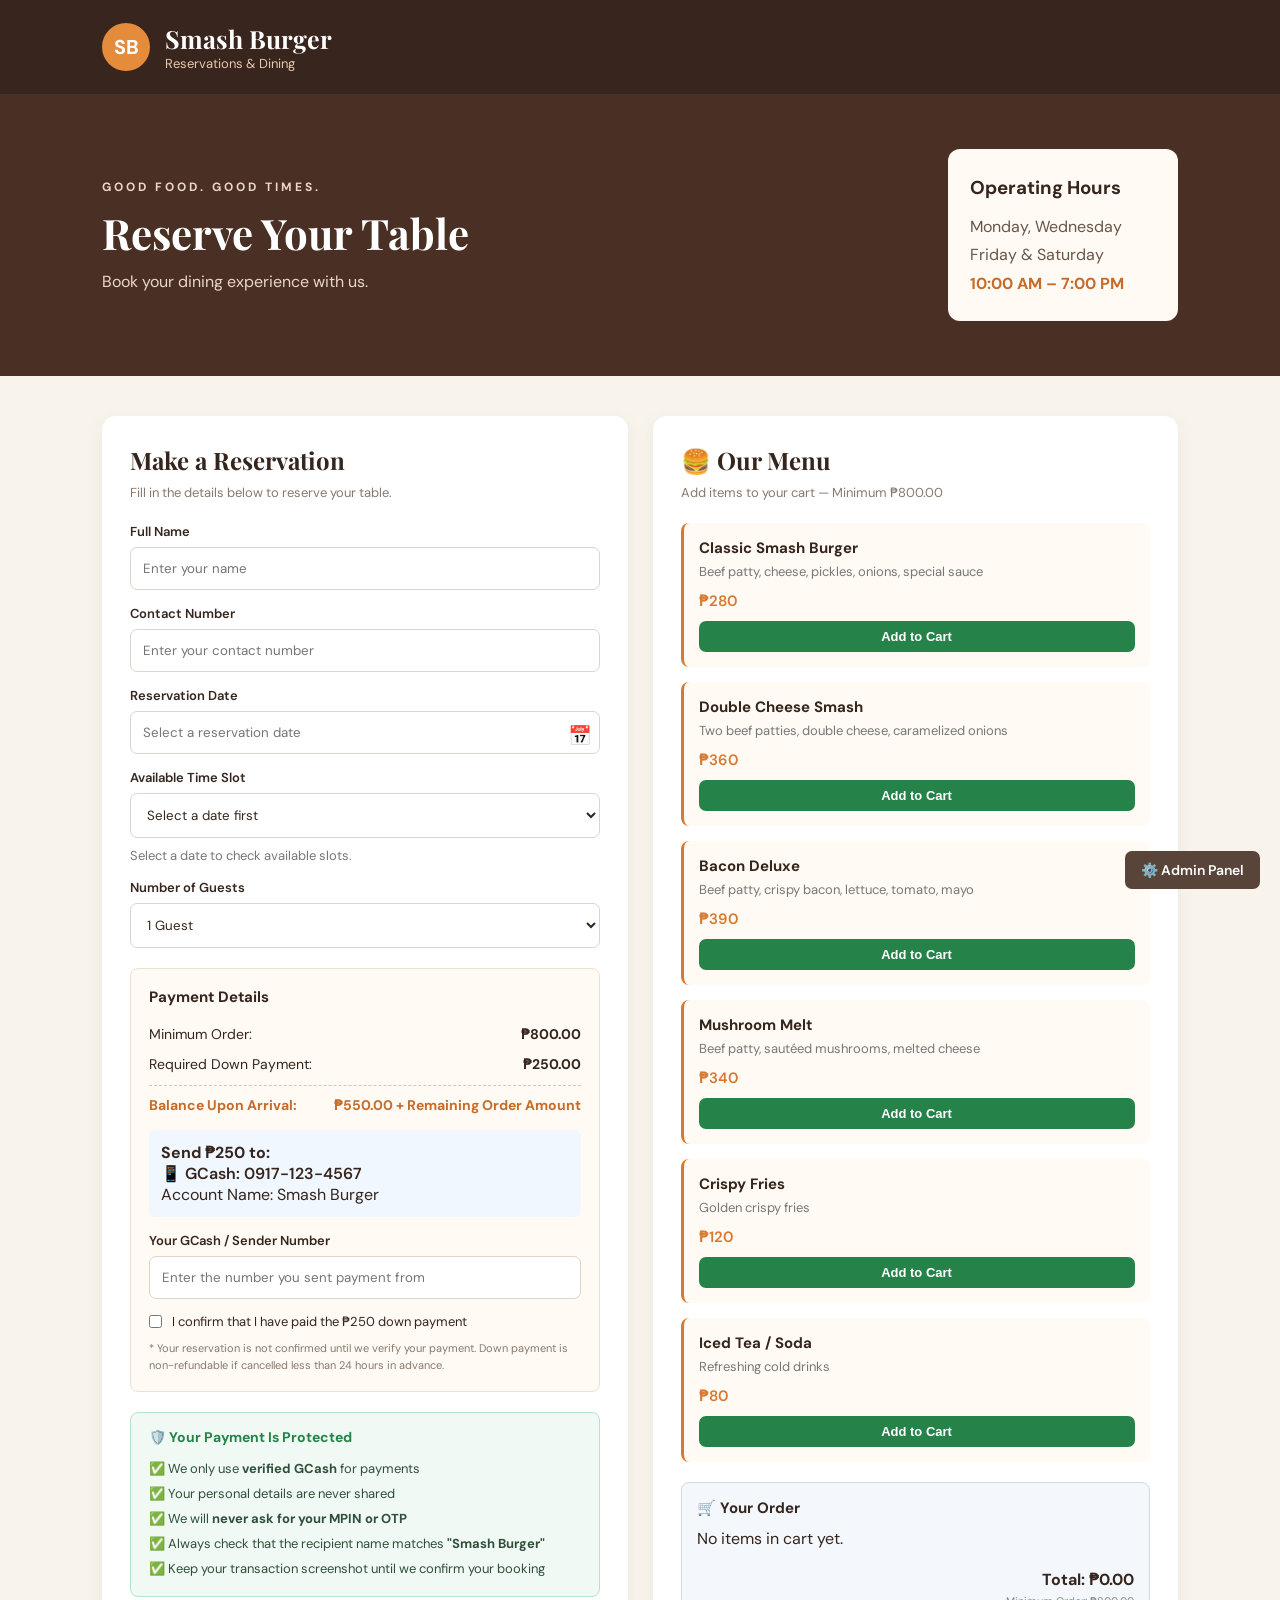
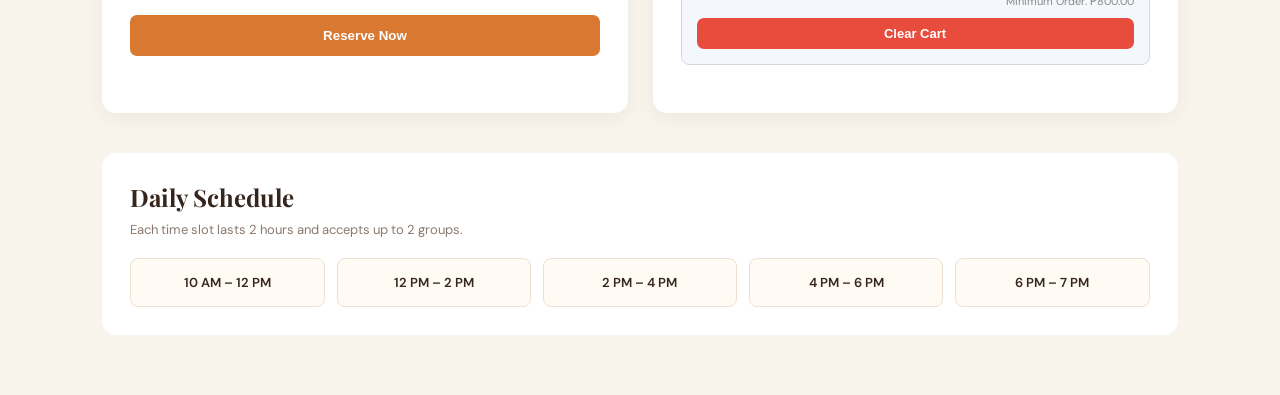
<file: index.html>
<!DOCTYPE html>
<html lang="en">
<head>
    <meta charset="UTF-8">
    <meta name="viewport" content="width=device-width, initial-scale=1.0">
    <title>Smash Burger — Reservations & Menu</title>
    <link rel="stylesheet" href="style.css">
</head>
<body>

<header>
    <div class="logo">SB</div>
    <div>
        <h1>Smash Burger</h1>
        <p>Reservations & Dining</p>
    </div>
</header>

<section class="hero">
    <div>
        <p class="tagline">GOOD FOOD. GOOD TIMES.</p>
        <h2>Reserve Your Table</h2>
        <p>Book your dining experience with us.</p>
    </div>

    <div class="hours">
        <h3>Operating Hours</h3>
        <p>Monday, Wednesday</p>
        <p>Friday & Saturday</p>
        <strong>10:00 AM – 7:00 PM</strong>
    </div>
</section>

<main class="container">
    <!-- RESERVATION FORM -->
    <section class="panel">
        <h2>Make a Reservation</h2>
        <p class="subtitle">Fill in the details below to reserve your table.</p>

        <form id="reservationForm">
            <label for="customerName">Full Name</label>
            <input type="text" id="customerName" placeholder="Enter your name" required>

            <label for="contact">Contact Number</label>
            <input type="text" id="contact" placeholder="Enter your contact number" required>

            <label for="bookingDate">Reservation Date</label>
            <div class="calendar-wrapper">
                <input type="text" id="bookingDate" placeholder="Select a reservation date" readonly required>
                <button type="button" id="calendarToggle" class="calendar-toggle">📅</button>

                <div id="calendarPopup" class="calendar-popup" hidden>
                    <div class="calendar-header">
                        <button type="button" id="prevMonth">❮</button>
                        <h3 id="monthYear"></h3>
                        <button type="button" id="nextMonth">❯</button>
                    </div>
                    <div class="calendar-weekdays">
                        <span>Sun</span>
                        <span>Mon</span>
                        <span>Tue</span>
                        <span>Wed</span>
                        <span>Thu</span>
                        <span>Fri</span>
                        <span>Sat</span>
                    </div>
                    <div id="calendarDays" class="calendar-days"></div>
                    <p class="calendar-note">Available: Mon, Wed, Fri & Sat</p>
                </div>
            </div>

            <label for="bookingTime">Available Time Slot</label>
            <select id="bookingTime" required>
                <option value="">Select a date first</option>
            </select>

            <p id="availability" class="availability">Select a date to check available slots.</p>

            <label for="guestCount">Number of Guests</label>
            <select id="guestCount" required>
                <option value="1">1 Guest</option>
                <option value="2">2 Guests</option>
                <option value="3">3 Guests</option>
                <option value="4">4 Guests</option>
            </select>

            <!-- PAYMENT SECTION -->
            <div class="payment-section">
                <h3>Payment Details</h3>
                
                <div class="payment-row">
                    <span>Minimum Order:</span>
                    <strong>₱800.00</strong>
                </div>
                <div class="payment-row">
                    <span>Required Down Payment:</span>
                    <strong>₱250.00</strong>
                </div>
                <div class="payment-row total-row">
                    <span>Balance Upon Arrival:</span>
                    <strong>₱550.00 + Remaining Order Amount</strong>
                </div>

                <div class="gcash-info">
                    <p><strong>Send ₱250 to:</strong></p>
                    <p class="gcash-number">📱 GCash: 0917-123-4567</p>
                    <p class="gcash-name">Account Name: Smash Burger</p>
                </div>

                <label for="paymentFromNumber">Your GCash / Sender Number</label>
                <input type="text" id="paymentFromNumber" placeholder="Enter the number you sent payment from" required>
                
                <label class="checkbox-label">
                    <input type="checkbox" id="downPaymentPaid" required>
                    I confirm that I have paid the ₱250 down payment
                </label>
                
                <p class="payment-note">
                    * Your reservation is not confirmed until we verify your payment. 
                    Down payment is non-refundable if cancelled less than 24 hours in advance.
                </p>
            </div>

            <div class="trust-section">
                <h4>🛡️ Your Payment Is Protected</h4>
                <ul>
                    <li>✅ We only use <strong>verified GCash</strong> for payments</li>
                    <li>✅ Your personal details are never shared</li>
                    <li>✅ We will <strong>never ask for your MPIN or OTP</strong></li>
                    <li>✅ Always check that the recipient name matches <strong>"Smash Burger"</strong></li>
                    <li>✅ Keep your transaction screenshot until we confirm your booking</li>
                </ul>
            </div>

            <button type="submit" id="reserveButton">Reserve Now</button>

            <p id="message"></p>
        </form>
    </section>

    <!-- MENU SECTION WITH ADD TO CART -->
    <section class="panel">
        <h2>🍔 Our Menu</h2>
        <p class="subtitle">Add items to your cart — Minimum ₱800.00</p>

        <div class="menu-grid">
            <div class="menu-item">
                <strong>Classic Smash Burger</strong>
                <p>Beef patty, cheese, pickles, onions, special sauce</p>
                <span class="price">₱280</span>
                <button type="button" class="add-to-cart" data-name="Classic Smash Burger" data-price="280">Add to Cart</button>
            </div>
            <div class="menu-item">
                <strong>Double Cheese Smash</strong>
                <p>Two beef patties, double cheese, caramelized onions</p>
                <span class="price">₱360</span>
                <button type="button" class="add-to-cart" data-name="Double Cheese Smash" data-price="360">Add to Cart</button>
            </div>
            <div class="menu-item">
                <strong>Bacon Deluxe</strong>
                <p>Beef patty, crispy bacon, lettuce, tomato, mayo</p>
                <span class="price">₱390</span>
                <button type="button" class="add-to-cart" data-name="Bacon Deluxe" data-price="390">Add to Cart</button>
            </div>
            <div class="menu-item">
                <strong>Mushroom Melt</strong>
                <p>Beef patty, sautéed mushrooms, melted cheese</p>
                <span class="price">₱340</span>
                <button type="button" class="add-to-cart" data-name="Mushroom Melt" data-price="340">Add to Cart</button>
            </div>
            <div class="menu-item">
                <strong>Crispy Fries</strong>
                <p>Golden crispy fries</p>
                <span class="price">₱120</span>
                <button type="button" class="add-to-cart" data-name="Crispy Fries" data-price="120">Add to Cart</button>
            </div>
            <div class="menu-item">
                <strong>Iced Tea / Soda</strong>
                <p>Refreshing cold drinks</p>
                <span class="price">₱80</span>
                <button type="button" class="add-to-cart" data-name="Iced Tea / Soda" data-price="80">Add to Cart</button>
            </div>
        </div>

        <!-- CART SUMMARY — Now below Menu -->
        <div class="cart-summary">
            <h3>🛒 Your Order</h3>
            <div id="cartItems"></div>
            <div class="cart-total">
                <strong>Total: ₱<span id="cartTotal">0.00</span></strong>
                <p class="cart-min-note">Minimum Order: ₱800.00</p>
            </div>
            <button type="button" id="clearCartBtn" class="clear-cart">Clear Cart</button>
        </div>
    </section>
</main>

<section class="schedule">
    <h2>Daily Schedule</h2>
    <p>Each time slot lasts 2 hours and accepts up to 2 groups.</p>
    <div class="schedule-grid">
        <div>10 AM – 12 PM</div>
        <div>12 PM – 2 PM</div>
        <div>2 PM – 4 PM</div>
        <div>4 PM – 6 PM</div>
        <div>6 PM – 7 PM</div>
    </div>
</section>

<div class="admin-link">
    <a href="admin.html">⚙️ Admin Panel</a>
</div>

<script src="script.js"></script>

<!-- Notification Popup -->
<div id="successPopup" style="display: none; position: fixed; top: 0; left: 0; width: 100%; height: 100%; background: rgba(0,0,0,0.4); z-index: 99999; justify-content: center; align-items: center;">
    <div style="background: #ffffff; padding: 25px 30px; text-align: center; max-width: 300px;">
        <h3 style="color: #000000; margin: 0 0 8px; font-size: 16px; font-weight: normal;">Reservation Sent!</h3>
        <p style="color: #333333; font-size: 14px; line-height: 1.5; margin: 0 0 15px;">Your reservation has been submitted successfully. We will verify your payment and confirm your booking shortly.</p>
        <button id="closePopupBtn" style="background: #ffffff; color: #000000; border: 1px solid #cccccc; padding: 6px 20px; font-size: 14px; cursor: pointer;">OK</button>
    </div>
</div>





</body>
</html>
</file>
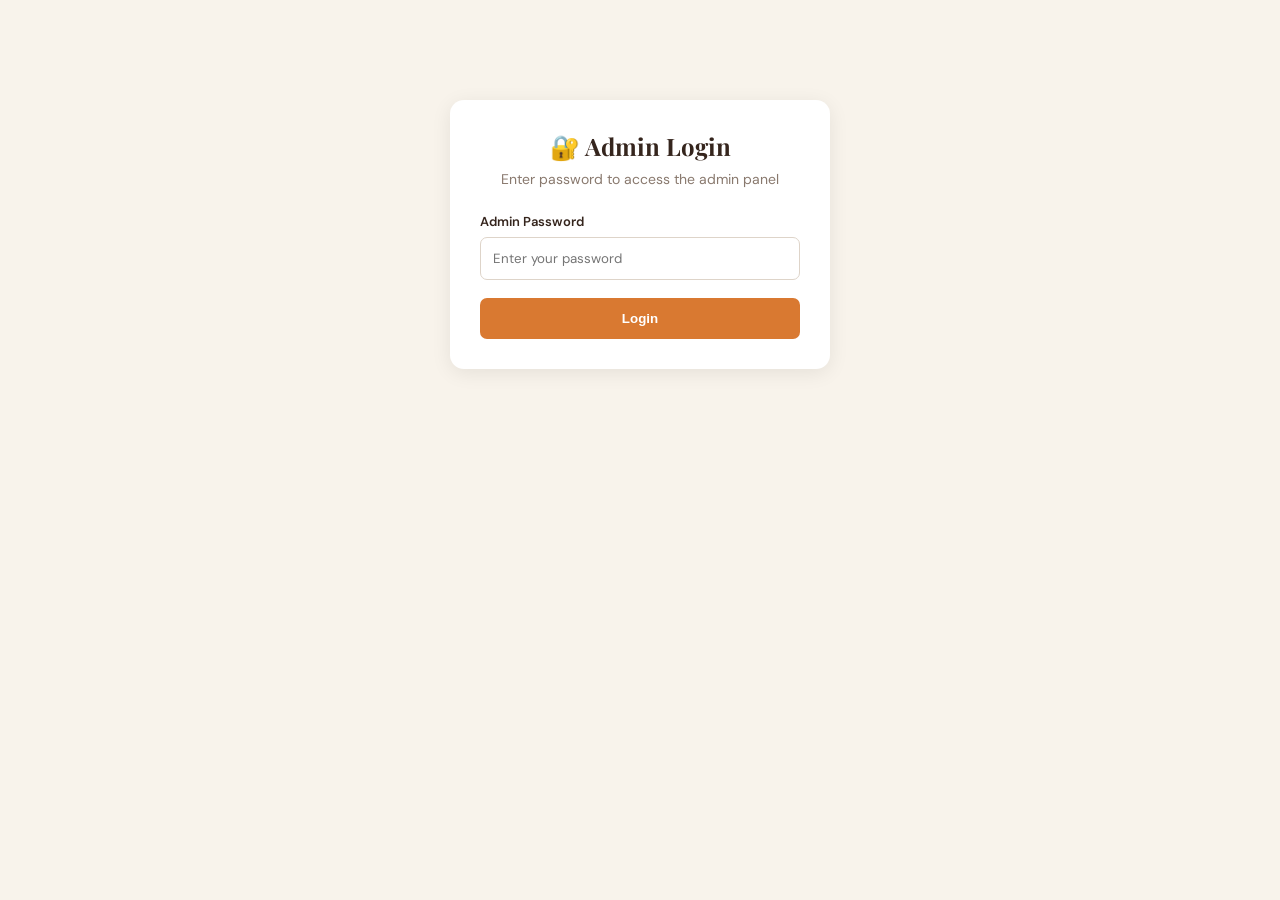
<file: admin.html>
<!DOCTYPE html>
<html lang="en">
<head>
    <meta charset="UTF-8">
    <meta name="viewport" content="width=device-width, initial-scale=1.0">
    <title>Admin Panel — Smash Burger Reservations</title>
    <link rel="stylesheet" href="style.css">
    <style>
        body { background: #f8f3eb; }
        
        /* LOGIN SCREEN */
        .login-container {
            max-width: 420px;
            margin: 100px auto;
            padding: 0 20px;
        }
        .login-card {
            background: white;
            border-radius: 14px;
            padding: 30px;
            box-shadow: 0 4px 20px rgba(0,0,0,0.08);
        }
        .login-card h2 {
            font-family: 'Playfair Display', serif;
            text-align: center;
            margin-bottom: 8px;
            color: #35251d;
        }
        .login-card p {
            text-align: center;
            color: #89796e;
            font-size: 14px;
            margin-bottom: 25px;
        }
        .error-msg {
            color: #c0392b;
            font-size: 13px;
            margin-top: 10px;
            display: none;
        }
        
        /* ADMIN PANEL (hidden until login) */
        .admin-container {
            max-width: 900px;
            margin: 40px auto;
            padding: 0 20px;
            display: none;
        }
        .admin-header {
            display: flex;
            justify-content: space-between;
            align-items: center;
            margin-bottom: 30px;
            flex-wrap: wrap;
            gap: 15px;
        }
        .back-link {
            color: #d97931;
            text-decoration: none;
            font-weight: 600;
        }
        .back-link:hover { text-decoration: underline; }
        .logout-btn {
            background: #594439;
            color: white;
            padding: 8px 16px;
            border-radius: 6px;
            text-decoration: none;
            font-size: 14px;
            border: none;
            cursor: pointer;
        }
        .logout-btn:hover { background: #38251d; }
        .admin-card {
            background: white;
            border-radius: 14px;
            padding: 25px;
            margin-bottom: 20px;
            box-shadow: 0 4px 15px rgba(0,0,0,0.05);
        }
        .admin-card h3 {
            font-family: 'Playfair Display', serif;
            font-size: 18px;
            margin-bottom: 12px;
        }
        .status-badge {
            display: inline-block;
            padding: 4px 12px;
            border-radius: 20px;
            font-size: 12px;
            font-weight: bold;
            margin-left: 10px;
        }
        .status-pending {
            background: #fff3cd;
            color: #856404;
        }
        .status-paid {
            background: #d4edda;
            color: #155724;
        }
        .admin-row {
            display: flex;
            flex-wrap: wrap;
            gap: 15px 30px;
            margin: 8px 0;
            font-size: 14px;
        }
        .admin-row span strong { color: #35251d; }
        .action-buttons {
            display: flex;
            gap: 10px;
            margin-top: 15px;
            flex-wrap: wrap;
        }
        .btn-confirm {
            background: #28a745;
            color: white;
            border: none;
            padding: 8px 16px;
            border-radius: 6px;
            cursor: pointer;
            font-weight: 600;
            width: auto;
        }
        .btn-confirm:hover { background: #218838; }
        .btn-confirm:disabled { background: #ccc; cursor: not-allowed; }
        .btn-delete {
            background: #dc3545;
            color: white;
            border: none;
            padding: 8px 16px;
            border-radius: 6px;
            cursor: pointer;
            font-weight: 600;
            width: auto;
        }
        .btn-delete:hover { background: #c82333; }
        .filter-bar {
            display: flex;
            gap: 10px;
            margin-bottom: 25px;
            flex-wrap: wrap;
        }
        .filter-bar button {
            width: auto;
            padding: 8px 16px;
            background: white;
            color: #594439;
            border: 1px solid #ddd;
            margin: 0;
        }
        .filter-bar button.active {
            background: #d97931;
            color: white;
            border-color: #d97931;
        }
        .empty-state {
            text-align: center;
            padding: 40px;
            color: #89796e;
        }
        .admin-note {
            font-size: 12px;
            color: #89796e;
            margin-top: 5px;
        }
    </style>
</head>
<body>

<!-- LOGIN SCREEN -->
<div class="login-container" id="loginSection">
    <div class="login-card">
        <h2>🔐 Admin Login</h2>
        <p>Enter password to access the admin panel</p>
        
        <label for="adminPassword">Admin Password</label>
        <input type="password" id="adminPassword" placeholder="Enter your password">
        
        <button type="button" id="loginBtn">Login</button>
        <p class="error-msg" id="loginError">❌ Incorrect password. Please try again.</p>
    </div>
</div>

<!-- ADMIN PANEL (Hidden until login) -->
<div class="admin-container" id="adminSection">
    <div class="admin-header">
        <div>
            <h1 style="font-family:'Playfair Display', serif; color:#35251d;">⚙️ Admin — Payment Confirmation</h1>
            <p style="color:#89796e; font-size:14px;">Confirm down payments and manage reservations</p>
        </div>
        <div style="display:flex; gap:12px; align-items:center;">
            <a href="index.html" class="back-link">← Back to Booking</a>
            <button class="logout-btn" id="logoutBtn">🚪 Logout</button>
        </div>
    </div>

    <!-- FILTERS -->
    <div class="filter-bar">
        <button class="filter-btn active" data-filter="all">All Reservations</button>
        <button class="filter-btn" data-filter="pending">Pending Payment</button>
        <button class="filter-btn" data-filter="paid">Payment Confirmed</button>
    </div>

    <!-- STATS -->
    <div class="admin-card" style="padding:15px 20px; margin-bottom:20px;">
        <div class="admin-row">
            <span><strong>Total:</strong> <span id="statTotal">0</span></span>
            <span><strong>Pending:</strong> <span id="statPending">0</span></span>
            <span><strong>Confirmed:</strong> <span id="statPaid">0</span></span>
        </div>
    </div>

    <!-- RESERVATION LIST -->
    <div id="adminList"></div>
</div>

<!-- SMS Sent Notification -->
<div id="smsNotification" style="display: none; position: fixed; top: 0; left: 0; width: 100%; height: 100%; background: rgba(0,0,0,0.4); z-index: 99999; justify-content: center; align-items: center;">
    <div style="background: #ffffff; padding: 25px 30px; text-align: center; max-width: 300px; border: 1px solid #ddd;">
        <h3 style="color: #000000; margin: 0 0 8px; font-size: 16px; font-weight: normal;">SMS Sent</h3>
        <p style="color: #333333; font-size: 14px; line-height: 1.5; margin: 0 0 15px;">Confirmation SMS has been sent to the customer.</p>
        <button id="closeSmsNotification" style="background: #ffffff; color: #000000; border: 1px solid #cccccc; padding: 6px 20px; font-size: 14px; cursor: pointer;">OK</button>
    </div>
</div>

<script>
// --------------------------
// SMS Notification Functions
// --------------------------
function showSmsNotification() {
    const popup = document.getElementById("smsNotification");
    if (popup) popup.style.display = "flex";
}
function hideSmsNotification() {
    const popup = document.getElementById("smsNotification");
    if (popup) popup.style.display = "none";
}
document.addEventListener("click", function(e) {
    if (e.target.id === "closeSmsNotification") hideSmsNotification();
});

// --------------------------
// PASSWORD SETTINGS
// Change this to your own password
// --------------------------
const ADMIN_PASSWORD = "smashbros123";  // 🔑 Change this to your own password!
const STORAGE_KEY = "smashBurgerReservations";
const SESSION_KEY = "sbAdminLoggedIn";

const loginSection = document.getElementById("loginSection");
const adminSection = document.getElementById("adminSection");
const adminPassword = document.getElementById("adminPassword");
const loginBtn = document.getElementById("loginBtn");
const loginError = document.getElementById("loginError");
const logoutBtn = document.getElementById("logoutBtn");

let currentFilter = "all";

// Check if already logged in on page load
function checkAuth() {
    if (sessionStorage.getItem(SESSION_KEY) === "true") {
        showAdminPanel();
    }
}

function showAdminPanel() {
    loginSection.style.display = "none";
    adminSection.style.display = "block";
    displayReservations();
}

function showLogin() {
    loginSection.style.display = "block";
    adminSection.style.display = "none";
    adminPassword.value = "";
    loginError.style.display = "none";
}

function attemptLogin() {
    if (adminPassword.value === ADMIN_PASSWORD) {
        sessionStorage.setItem(SESSION_KEY, "true");
        loginError.style.display = "none";
        showAdminPanel();
    } else {
        loginError.style.display = "block";
        adminPassword.value = "";
    }
}

function logout() {
    sessionStorage.removeItem(SESSION_KEY);
    showLogin();
}

// Login events
loginBtn.addEventListener("click", attemptLogin);
adminPassword.addEventListener("keypress", function(e) {
    if (e.key === "Enter") attemptLogin();
});
logoutBtn.addEventListener("click", logout);

// Reservation functions
function loadReservations() {
    try {
        const saved = JSON.parse(localStorage.getItem(STORAGE_KEY) || "[]");
        return Array.isArray(saved) ? saved : [];
    } catch { return []; }
}

function saveReservations(reservations) {
    localStorage.setItem(STORAGE_KEY, JSON.stringify(reservations));
}

function updateStats() {
    const reservations = loadReservations();
    const pending = reservations.filter(r => !r.paymentConfirmed).length;
    const paid = reservations.filter(r => r.paymentConfirmed).length;
    document.getElementById("statTotal").textContent = reservations.length;
    document.getElementById("statPending").textContent = pending;
    document.getElementById("statPaid").textContent = paid;
}

function displayReservations() {
    const list = document.getElementById("adminList");
    let reservations = loadReservations();

    if (currentFilter === "pending") {
        reservations = reservations.filter(r => !r.paymentConfirmed);
    } else if (currentFilter === "paid") {
        reservations = reservations.filter(r => r.paymentConfirmed);
    }

    if (reservations.length === 0) {
        list.innerHTML = `<div class="empty-state"><h3>No reservations found</h3><p>New reservations will appear here.</p></div>`;
        updateStats();
        return;
    }

    reservations.sort((a, b) => (b.createdAt || "").localeCompare(a.createdAt || ""));

    list.innerHTML = "";

    reservations.forEach(reservation => {
        const isPaid = !!reservation.paymentConfirmed;
        const card = document.createElement("div");
        card.className = "admin-card";
        card.innerHTML = `
            <h3>
                ${reservation.name}
                <span class="status-badge ${isPaid ? 'status-paid' : 'status-pending'}">
                    ${isPaid ? '✓ PAYMENT CONFIRMED' : '⏳ PENDING PAYMENT'}
                </span>
            </h3>
            <div class="admin-row">
                <span><strong>Code:</strong> ${reservation.code}</span>
                <span><strong>Contact:</strong> ${reservation.contact}</span>
            </div>
            <div class="admin-row">
                <span><strong>Date:</strong> ${reservation.date}</span>
                <span><strong>Time:</strong> ${reservation.timeLabel || reservation.time}</span>
                <span><strong>Guests:</strong> ${reservation.guests}</span>
            </div>
            <div class="admin-row">
                <span><strong>Min Order:</strong> ₱${reservation.minOrderAmount || 1000}.00</span>
                <span><strong>Down Payment:</strong> ₱${reservation.downPayment || 250}.00</span>
                <span><strong>Balance:</strong> ₱${reservation.balanceDue || 750}.00</span>
            </div>
            ${reservation.confirmedAt ? `<p class="admin-note">✅ Confirmed on: ${reservation.confirmedAt}</p>` : ''}
            <div class="action-buttons">
                <button class="btn-confirm" data-id="${reservation.id}" ${isPaid ? 'disabled' : ''}>
                    ${isPaid ? '✓ Confirmed' : '✓ Confirm Payment (₱250)'}
                </button>
                <button class="btn-delete" data-id="${reservation.id}">Delete</button>
            </div>
        `;
        list.appendChild(card);
    });

    document.querySelectorAll(".btn-confirm:not([disabled])").forEach(btn => {
        btn.addEventListener("click", () => confirmPayment(btn.dataset.id));
    });
    document.querySelectorAll(".btn-delete").forEach(btn => {
        btn.addEventListener("click", () => deleteReservation(btn.dataset.id));
    });

    updateStats();
}

function confirmPayment(id) {
    if (!confirm("Confirm that the ₱250 down payment has been received for this reservation?")) return;
    
    const reservations = loadReservations();
    const idx = reservations.findIndex(r => r.id === id);
    if (idx !== -1) {
        reservations[idx].paymentConfirmed = true;
        reservations[idx].confirmedAt = new Date().toLocaleString();
        saveReservations(reservations);
        displayReservations();
        showSmsNotification(); // ✅ Shows "SMS Sent" notification
    }
}

function deleteReservation(id) {
    if (!confirm("⚠️ Delete this reservation? This cannot be undone.")) return;
    
    let reservations = loadReservations();
    reservations = reservations.filter(r => r.id !== id);
    saveReservations(reservations);
    displayReservations();
}

document.querySelectorAll(".filter-btn").forEach(btn => {
    btn.addEventListener("click", () => {
        document.querySelectorAll(".filter-btn").forEach(b => b.classList.remove("active"));
        btn.classList.add("active");
        currentFilter = btn.dataset.filter;
        displayReservations();
    });
});

// Check login on page load
checkAuth();
</script>

</body>
</html>
</file>
<file: style.css>
@import url('https://fonts.googleapis.com/css2?family=DM+Sans:wght@400;500;600;700&family=Playfair+Display:wght@600;700&display=swap');

* {
    margin: 0;
    padding: 0;
    box-sizing: border-box;
}

body {
    background: #f8f3eb;
    color: #35251d;
    font-family: 'DM Sans', sans-serif;
}

header {
    background: #38251d;
    color: white;
    padding: 22px 8%;
    display: flex;
    align-items: center;
    gap: 15px;
}

.logo {
    background: #e58b3c;
    color: white;
    width: 48px;
    height: 48px;
    border-radius: 50%;
    display: grid;
    place-items: center;
    font-weight: bold;
    font-size: 20px;
}

header h1 {
    font-family: 'Playfair Display', serif;
    font-size: 25px;
}

header p {
    color: #e6c9a9;
    font-size: 13px;
}

.hero {
    background: #4a3024;
    color: white;
    padding: 55px 8%;
    display: flex;
    justify-content: space-between;
    align-items: center;
    gap: 30px;
    flex-wrap: wrap;
}

.tagline {
    color: #f2a45d;
    letter-spacing: 3px;
    font-size: 12px;
    font-weight: bold;
}

.hero h2 {
    font-family: 'Playfair Display', serif;
    font-size: 42px;
    margin: 10px 0;
}

.hero p {
    color: #e9d8c8;
}

.hours {
    background: #fffaf3;
    color: #35251d;
    padding: 22px;
    border-radius: 12px;
    min-width: 230px;
    line-height: 1.8;
}

.hours h3 {
    margin-bottom: 8px;
}

.hours p {
    color: #69564a;
}

.hours strong {
    color: #c66b28;
}

.container {
    width: 84%;
    max-width: 1200px;
    margin: 40px auto;
    display: grid;
    grid-template-columns: 1fr 1fr;
    gap: 25px;
}

.panel {
    background: white;
    border-radius: 14px;
    padding: 28px;
    box-shadow: 0 5px 20px rgba(0,0,0,0.05);
}

.panel h2,
.schedule h2 {
    font-family: 'Playfair Display', serif;
    margin-bottom: 8px;
}

.subtitle {
    color: #89796e;
    font-size: 13px;
    margin-bottom: 22px;
}

label {
    display: block;
    font-weight: 600;
    font-size: 13px;
    margin: 15px 0 7px;
}

input, select {
    width: 100%;
    padding: 12px;
    border: 1px solid #ded4c9;
    border-radius: 7px;
    font-family: inherit;
    background: white;
    color: #35251d;
}

input:focus, select:focus {
    outline: 2px solid #e58b3c;
    border-color: #e58b3c;
}

button {
    width: 100%;
    padding: 13px;
    margin-top: 18px;
    background: #d97931;
    color: white;
    border: none;
    border-radius: 7px;
    font-weight: bold;
    cursor: pointer;
}

button:hover {
    background: #bd6426;
}

button:disabled {
    background: #aaa;
    cursor: not-allowed;
}

/* CALENDAR */
.calendar-wrapper {
    position: relative;
}

#bookingDate {
    cursor: pointer;
    padding-right: 45px;
}

.calendar-toggle {
    position: absolute;
    right: 0;
    top: -18px;
    width: 45px;
    height: 43px;
    background: transparent;
    color: #594439;
    font-size: 19px;
}

.calendar-toggle:hover {
    background: #f5eadf;
}

.calendar-popup {
    position: absolute;
    top: 52px;
    left: 0;
    width: 100%;
    min-width: 270px;
    background: white;
    border: 1px solid #ded4c9;
    border-radius: 12px;
    padding: 15px;
    box-shadow: 0 8px 25px rgba(0,0,0,0.15);
    z-index: 10;
}

.calendar-popup[hidden] {
    display: none;
}

.calendar-header {
    display: flex;
    justify-content: space-between;
    align-items: center;
    margin-bottom: 15px;
}

.calendar-header h3 {
    font-size: 16px;
}

.calendar-header button {
    width: 35px;
    padding: 8px;
    margin: 0;
    background: #594439;
}

.calendar-weekdays,
.calendar-days {
    display: grid;
    grid-template-columns: repeat(7, 1fr);
    gap: 5px;
    text-align: center;
}

.calendar-weekdays span {
    font-size: 11px;
    font-weight: bold;
    color: #89796e;
    padding: 7px 0;
}

.calendar-days button {
    margin: 0;
    padding: 9px 0;
    background: #fffaf3;
    color: #35251d;
    border: 1px solid transparent;
    border-radius: 6px;
    font-size: 12px;
}

.calendar-days button:hover:not(:disabled) {
    background: #e58b3c;
    color: white;
}

.calendar-days button:disabled {
    background: #f0eeee;
    color: #c5c0bb;
    cursor: not-allowed;
}

.calendar-days button.selected {
    background: #d97931;
    color: white;
    font-weight: bold;
}

.calendar-days button.today {
    border-color: #d97931;
}

.calendar-note {
    text-align: center;
    font-size: 11px;
    color: #89796e;
    margin-top: 13px;
}

/* PAYMENT SECTION */
.payment-section {
    background: #fffaf3;
    border: 1px solid #eee0d1;
    border-radius: 8px;
    padding: 18px;
    margin: 20px 0;
}

.payment-section h3 {
    font-size: 15px;
    margin-bottom: 12px;
    color: #35251d;
}

.payment-row {
    display: flex;
    justify-content: space-between;
    padding: 6px 0;
    font-size: 14px;
}

.total-row {
    border-top: 1px dashed #d8c7b4;
    margin-top: 6px;
    padding-top: 10px;
    font-weight: bold;
    color: #c66b28;
}

.gcash-info {
    background: #f0f7ff;
    padding: 12px;
    border-radius: 6px;
    margin: 10px 0;
}

.gcash-number {
    font-weight: 600;
}

.checkbox-label {
    display: flex;
    align-items: flex-start;
    gap: 10px;
    margin-top: 14px;
    font-weight: normal;
    cursor: pointer;
}

.checkbox-label input {
    width: auto;
    margin-top: 2px;
}

.payment-note {
    font-size: 11px;
    color: #89796e;
    margin-top: 10px;
    line-height: 1.5;
}

.trust-section {
    background: #f0f9f4;
    border: 1px solid #b7e4c7;
    border-radius: 8px;
    padding: 15px 18px;
    margin-top: 18px;
}

.trust-section h4 {
    color: #25834a;
    margin-bottom: 10px;
    font-size: 14px;
}

.trust-section ul {
    list-style: none;
    margin: 0;
    padding: 0;
}

.trust-section li {
    font-size: 13px;
    padding: 4px 0;
    color: #2f4f3b;
}

/* AVAILABILITY */
.availability {
    font-size: 13px;
    margin-top: 9px;
    color: #777;
}

.availability.available {
    color: #25834a;
}

.availability.full {
    color: #c0392b;
}

/* MENU */
.menu-grid {
    display: grid;
    grid-template-columns: repeat(auto-fill, minmax(250px, 1fr));
    gap: 15px;
    margin-top: 20px;
}

.menu-item {
    background: #fffaf3;
    padding: 15px;
    border-radius: 8px;
    border-left: 3px solid #d97931;
}

.menu-item strong {
    display: block;
    color: #35251d;
    font-size: 15px;
}

.menu-item p {
    font-size: 13px;
    color: #777;
    margin: 5px 0 10px;
}

.price {
    font-weight: 600;
    color: #d97931;
    font-size: 15px;
}

.schedule {
    width: 84%;
    max-width: 1200px;
    margin: 30px auto 60px;
    background: white;
    padding: 28px;
    border-radius: 14px;
}

.schedule p {
    color: #89796e;
    font-size: 13px;
    margin: 8px 0 20px;
}

.schedule-grid {
    display: grid;
    grid-template-columns: repeat(5, 1fr);
    gap: 12px;
}

.schedule-grid div {
    background: #fffaf3;
    border: 1px solid #eee0d1;
    border-radius: 8px;
    padding: 15px;
    text-align: center;
    font-size: 13px;
    font-weight: 600;
}

/* ADMIN LINK */
.admin-link {
    position: fixed;
    bottom: 20px;
    right: 20px;
    z-index: 100;
}

.admin-link a {
    background: #594439;
    color: white;
    padding: 10px 16px;
    border-radius: 7px;
    text-decoration: none;
    font-size: 14px;
    font-weight: 600;
}

.admin-link a:hover {
    background: #38251d;
}

@media (max-width: 800px) {
    .container {
        grid-template-columns: 1fr;
    }

    .schedule-grid {
        grid-template-columns: repeat(2, 1fr);
    }

    .hero {
        flex-direction: column;
        align-items: flex-start;
    }

    .hero h2 {
        font-size: 34px;
    }
}
/* CART STYLES */
.cart-summary {
    background: #f4f7fb;
    border: 1px solid #d4d9e0;
    border-radius: 8px;
    padding: 15px;
    margin: 20px 0;
}

.cart-summary h3 {
    font-size: 15px;
    margin-bottom: 10px;
    color: #35251d;
}

.cart-item {
    display: flex;
    justify-content: space-between;
    align-items: center;
    padding: 8px 0;
    border-bottom: 1px dashed #ddd;
    font-size: 14px;
}

.cart-item-qty {
    display: flex;
    align-items: center;
    gap: 8px;
}

.cart-item-qty button {
    width: 24px;
    height: 24px;
    padding: 0;
    font-size: 14px;
    margin: 0;
    background: #ddd;
    color: #333;
}

.cart-item-qty button:hover {
    background: #bbb;
}

.cart-total {
    margin-top: 10px;
    padding-top: 10px;
    text-align: right;
}

.cart-min-note {
    font-size: 11px;
    color: #888;
    margin-top: 4px;
}

.clear-cart {
    background: #e74c3c;
    font-size: 13px;
    padding: 8px;
    margin-top: 10px;
}

.clear-cart:hover {
    background: #c0392b;
}

.add-to-cart {
    width: 100%;
    padding: 8px;
    margin-top: 10px;
    background: #25834a;
    font-size: 13px;
}

.add-to-cart:hover {
    background: #1e6b3c;
}
/* NOTIFICATION POPUP */
.notification {
    position: fixed;
    top: 0;
    left: 0;
    width: 100%;
    height: 100%;
    background: rgba(0, 0, 0, 0.5);
    display: flex;
    align-items: center;
    justify-content: center;
    z-index: 99999;
    opacity: 0;
    visibility: hidden;
    transition: all 0.3s ease;
}

.notification.show {
    opacity: 1;
    visibility: visible;
}

.notification-content {
    background: white;
    padding: 35px 40px;
    border-radius: 14px;
    text-align: center;
    max-width: 400px;
    box-shadow: 0 10px 40px rgba(0,0,0,0.2);
}

.notification-icon {
    font-size: 48px;
    display: block;
    margin-bottom: 15px;
}

.notification-content h3 {
    font-family: 'Playfair Display', serif;
    color: #35251d;
    margin-bottom: 10px;
    font-size: 22px;
}

.notification-content p {
    color: #69564a;
    font-size: 14px;
    line-height: 1.6;
    margin-bottom: 20px;
}

.notification-content button {
    width: auto;
    padding: 10px 30px;
}
</file>
